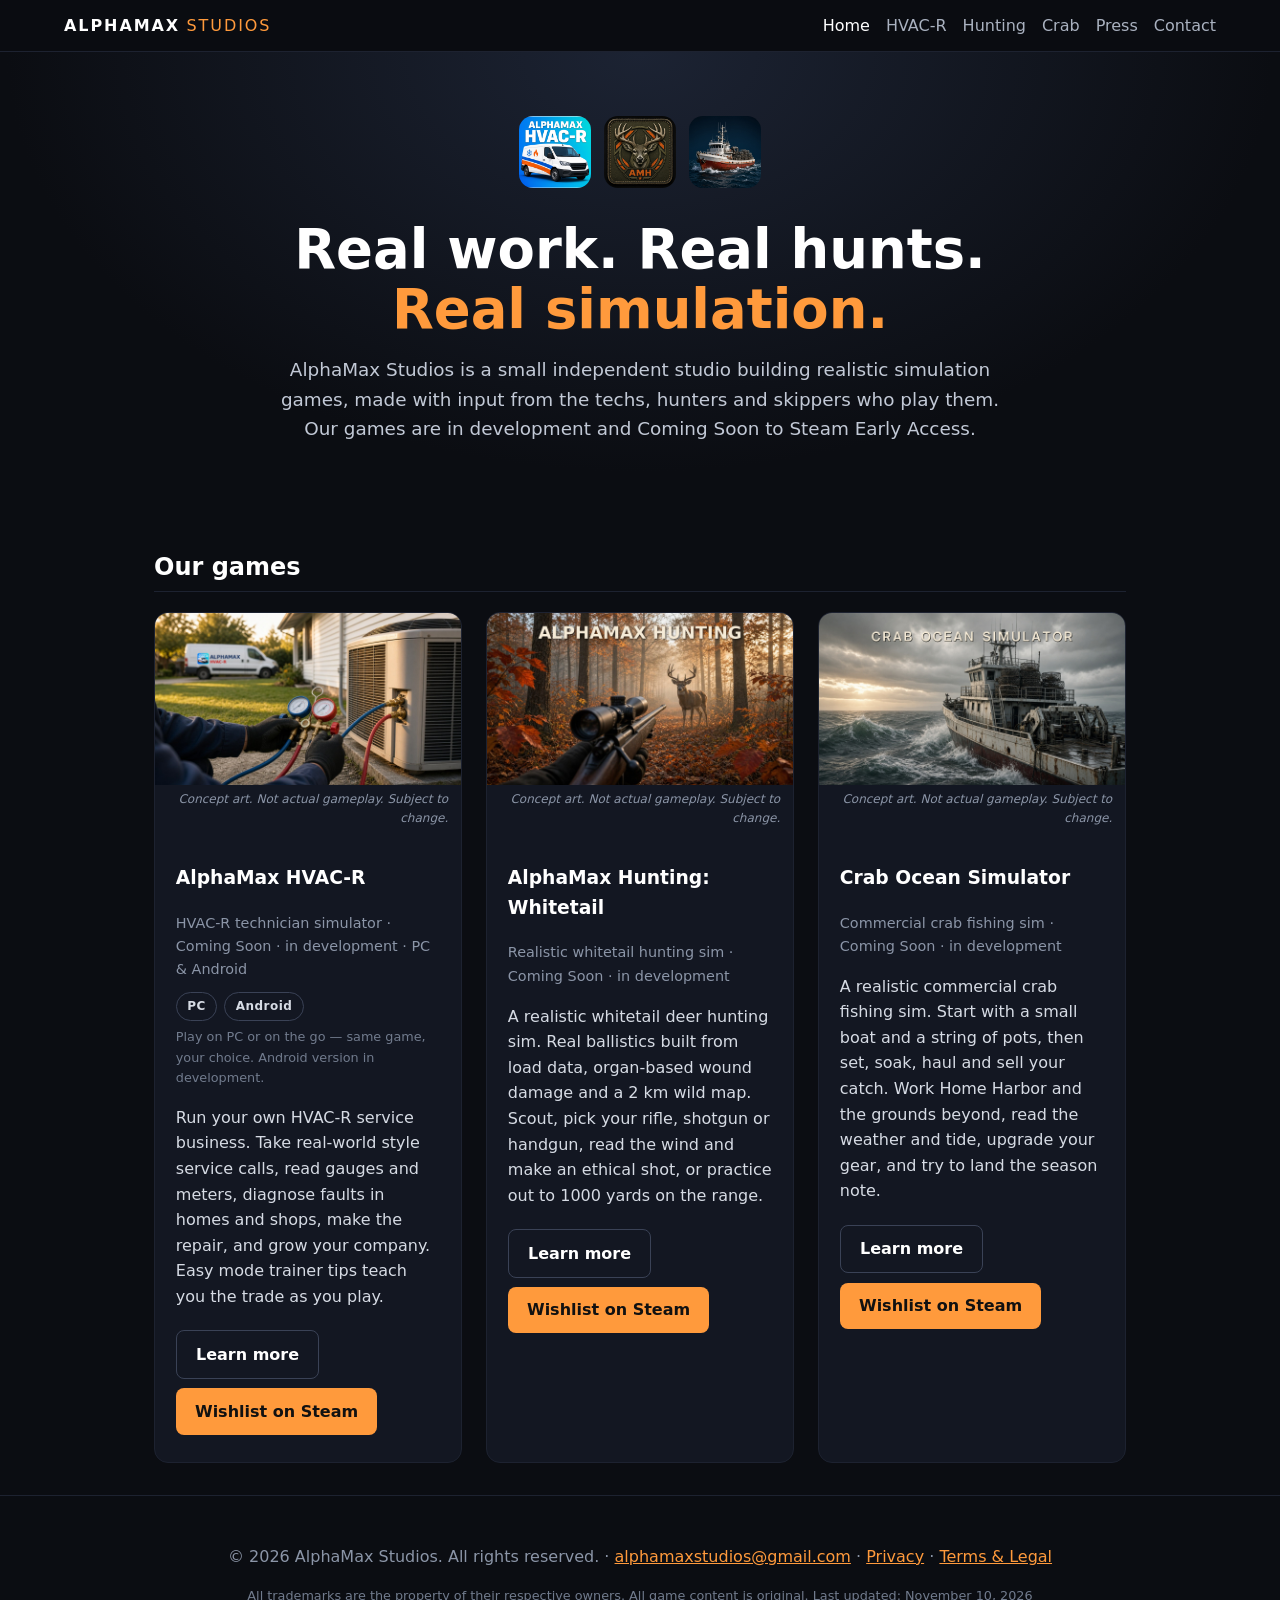
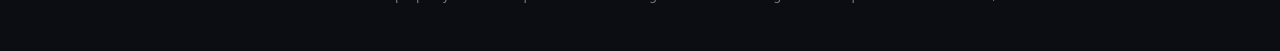
<file: index.html>
<!doctype html><html lang="en"><head><meta charset="utf-8"><meta name="viewport" content="width=device-width,initial-scale=1">
<title>Home | AlphaMax Studios</title><meta name="description" content="AlphaMax Studios: indie studio making realistic simulation games."><link rel="stylesheet" href="style.css"><link rel="icon" href="img/hvac_icon.png"></head><body>
<header><a class="brand" href="index.html">ALPHAMAX<span>STUDIOS</span></a><nav><a href="index.html" class=on>Home</a><a href="hvacr.html">HVAC-R</a><a href="hunting.html">Hunting</a><a href="crab.html">Crab</a><a href="press.html">Press</a><a href="contact.html">Contact</a></nav></header><main><section class="intro"><img src="img/hvac_icon.png" alt=""><img src="img/hunt_icon.png" alt=""><img src="img/crab_icon.png" alt=""><h1>Real work. Real hunts.<br><span>Real simulation.</span></h1><p class="lead">AlphaMax Studios is a small independent studio building realistic simulation games, made with input from the techs, hunters and skippers who play them. Our games are in development and Coming Soon to Steam Early Access.</p></section><section class="wrap"><h2>Our games</h2><div class="cards"><article class="card"><a href="hvacr.html"><img class="cardimg" src="img/concept/hvacr_hero.jpg" alt="AlphaMax HVAC-R"></a><p class="cap">Concept art. Not actual gameplay. Subject to change.</p><div class="pad"><h3>AlphaMax HVAC-R</h3><p class="tag">HVAC-R technician simulator &middot; Coming Soon &middot; in development &middot; PC &amp; Android</p><div class="platforms"><span class="badge">PC</span><span class="badge">Android</span></div><p class="small" style="margin:.4rem 0 .6rem">Play on PC or on the go &mdash; same game, your choice. Android version in development.</p><p>Run your own HVAC-R service business. Take real-world style service calls, read gauges and meters, diagnose faults in homes and shops, make the repair, and grow your company. Easy mode trainer tips teach you the trade as you play.</p><a class="btn ghost" href="hvacr.html">Learn more</a> <a class="btn" href="#steam-coming-soon" title="Steam page coming soon">Wishlist on Steam</a></div></article><article class="card"><a href="hunting.html"><img class="cardimg" src="img/concept/hunting_hero.jpg" alt="AlphaMax Hunting: Whitetail"></a><p class="cap">Concept art. Not actual gameplay. Subject to change.</p><div class="pad"><h3>AlphaMax Hunting: Whitetail</h3><p class="tag">Realistic whitetail hunting sim &middot; Coming Soon &middot; in development</p><p>A realistic whitetail deer hunting sim. Real ballistics built from load data, organ-based wound damage and a 2 km wild map. Scout, pick your rifle, shotgun or handgun, read the wind and make an ethical shot, or practice out to 1000 yards on the range.</p><a class="btn ghost" href="hunting.html">Learn more</a> <a class="btn" href="#steam-coming-soon" title="Steam page coming soon">Wishlist on Steam</a></div></article><article class="card"><a href="crab.html"><img class="cardimg" src="img/concept/crab_hero.jpg" alt="Crab Ocean Simulator"></a><p class="cap">Concept art. Not actual gameplay. Subject to change.</p><div class="pad"><h3>Crab Ocean Simulator</h3><p class="tag">Commercial crab fishing sim &middot; Coming Soon &middot; in development</p><p>A realistic commercial crab fishing sim. Start with a small boat and a string of pots, then set, soak, haul and sell your catch. Work Home Harbor and the grounds beyond, read the weather and tide, upgrade your gear, and try to land the season note.</p><a class="btn ghost" href="crab.html">Learn more</a> <a class="btn" href="#steam-coming-soon" title="Steam page coming soon">Wishlist on Steam</a></div></article></div></section></main>
<footer><p>&copy; 2026 AlphaMax Studios. All rights reserved. &middot; <a href="mailto:alphamaxstudios@gmail.com">alphamaxstudios@gmail.com</a> &middot; <a href="privacy.html">Privacy</a> &middot; <a href="legal.html">Terms &amp; Legal</a></p><p class="small">All trademarks are the property of their respective owners. All game content is original. Last updated: November 10, 2026</p></footer></body></html>
</file>
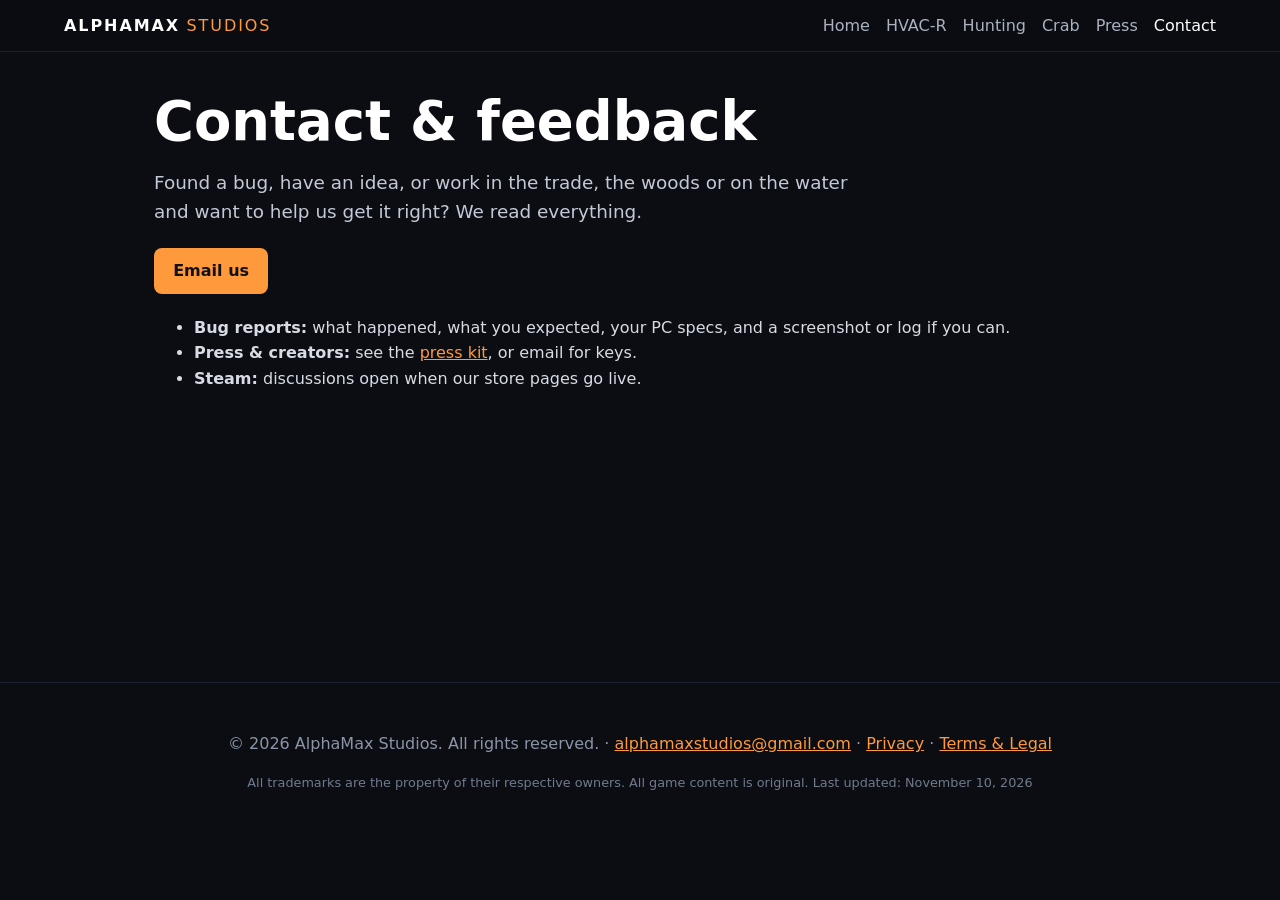
<file: contact.html>
<!doctype html><html lang="en"><head><meta charset="utf-8"><meta name="viewport" content="width=device-width,initial-scale=1">
<title>Contact | AlphaMax Studios</title><meta name="description" content="AlphaMax Studios: indie studio making realistic simulation games."><link rel="stylesheet" href="style.css"><link rel="icon" href="img/hvac_icon.png"></head><body>
<header><a class="brand" href="index.html">ALPHAMAX<span>STUDIOS</span></a><nav><a href="index.html">Home</a><a href="hvacr.html">HVAC-R</a><a href="hunting.html">Hunting</a><a href="crab.html">Crab</a><a href="press.html">Press</a><a href="contact.html" class=on>Contact</a></nav></header><main><section class="wrap"><h1>Contact &amp; feedback</h1><p class="lead">Found a bug, have an idea, or work in the trade, the woods or on the water and want to help us get it right? We read everything.</p>
<p><a class="btn" href="mailto:alphamaxstudios@gmail.com?subject=Feedback">Email us</a></p><ul><li><b>Bug reports:</b> what happened, what you expected, your PC specs, and a screenshot or log if you can.</li><li><b>Press &amp; creators:</b> see the <a href="press.html">press kit</a>, or email for keys.</li><li><b>Steam:</b> discussions open when our store pages go live.</li></ul></section></main>
<footer><p>&copy; 2026 AlphaMax Studios. All rights reserved. &middot; <a href="mailto:alphamaxstudios@gmail.com">alphamaxstudios@gmail.com</a> &middot; <a href="privacy.html">Privacy</a> &middot; <a href="legal.html">Terms &amp; Legal</a></p><p class="small">All trademarks are the property of their respective owners. All game content is original. Last updated: November 10, 2026</p></footer></body></html>
</file>
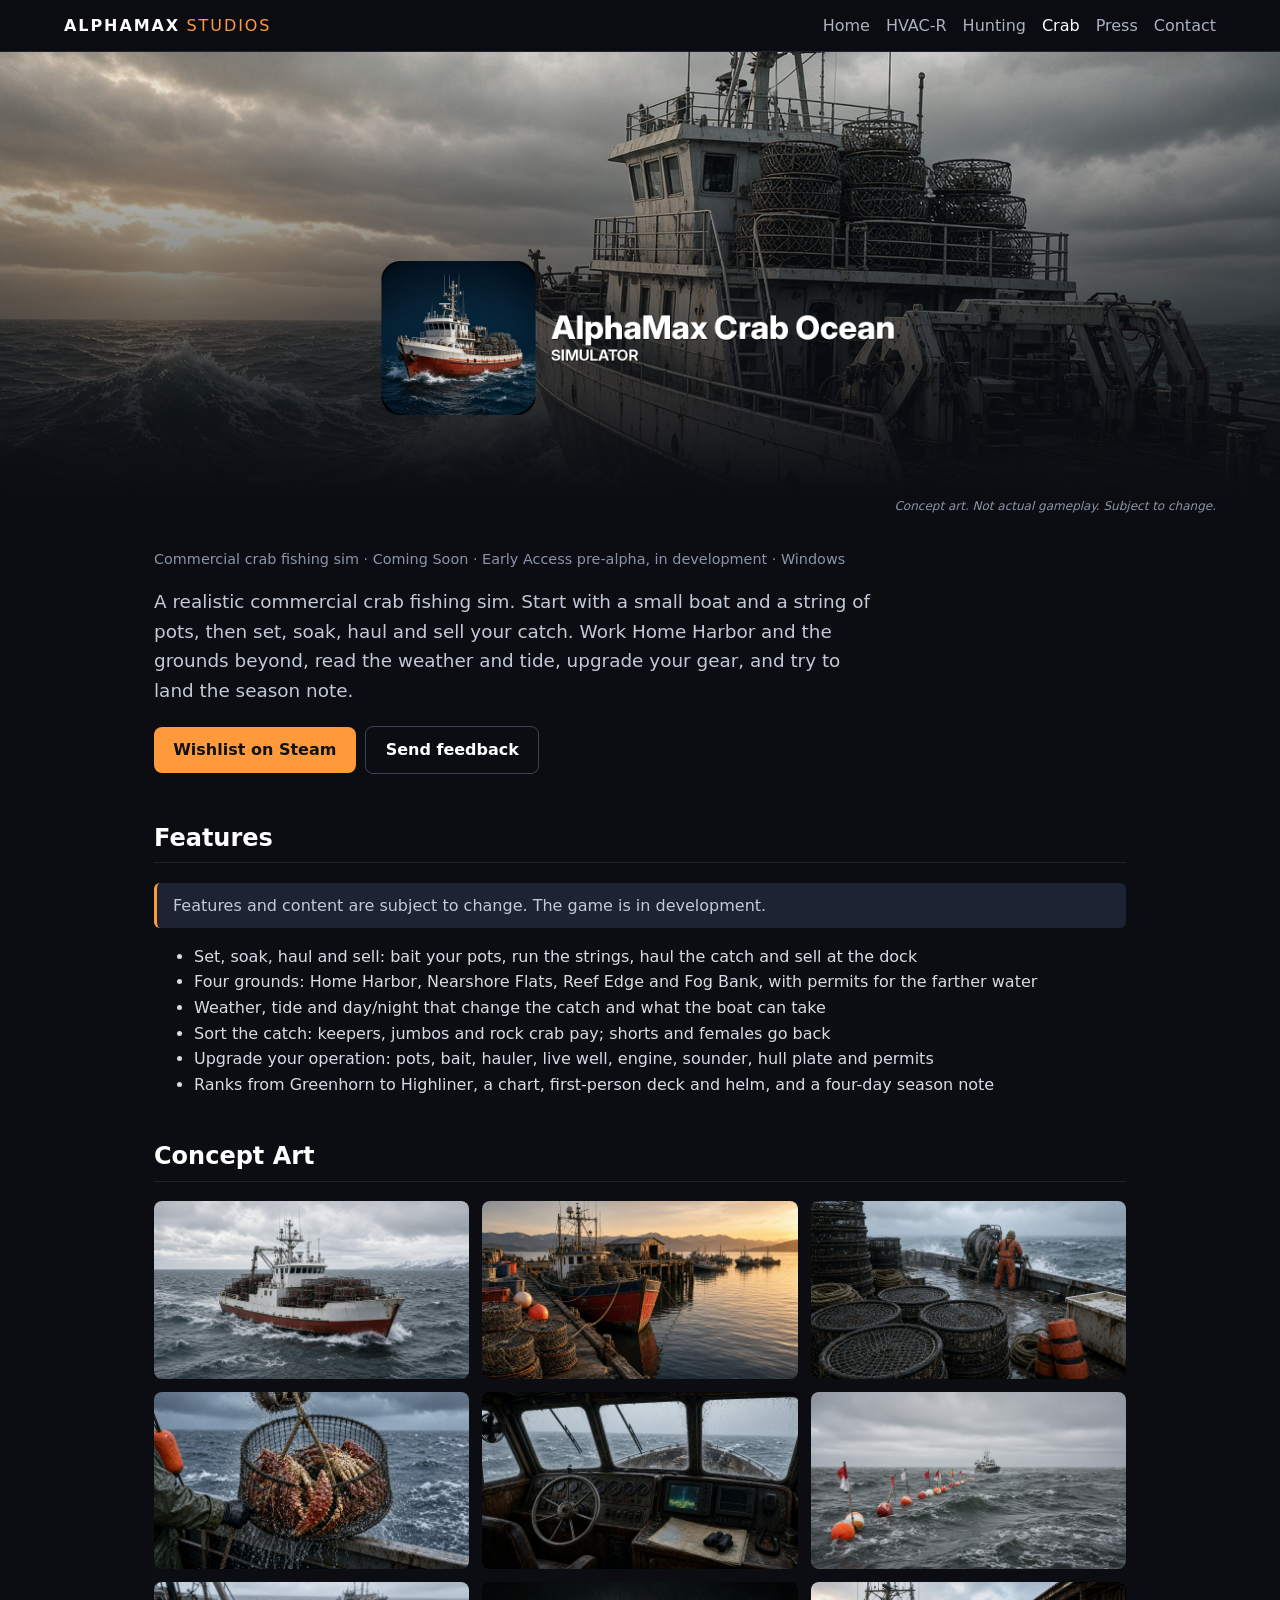
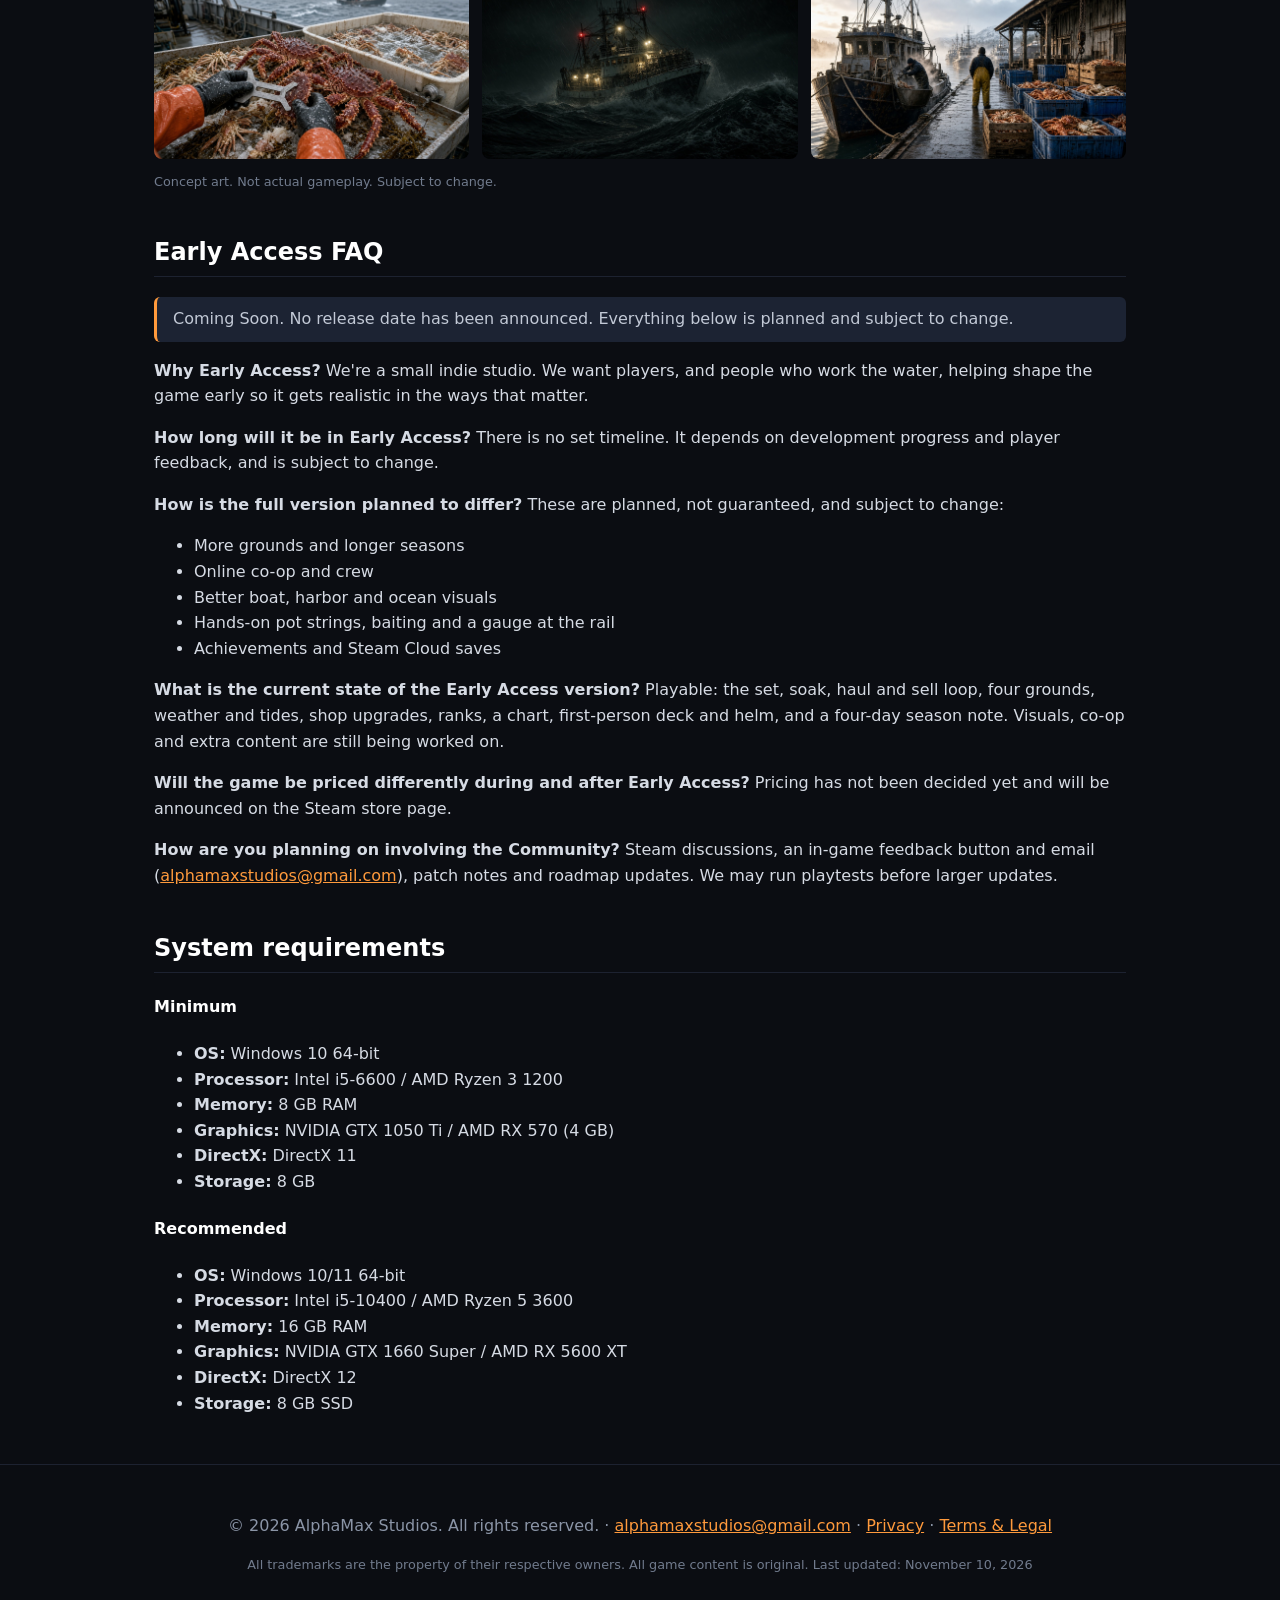
<file: crab.html>
<!doctype html><html lang="en"><head><meta charset="utf-8"><meta name="viewport" content="width=device-width,initial-scale=1">
<title>Crab Ocean Simulator | AlphaMax Studios</title><meta name="description" content="AlphaMax Studios: indie studio making realistic simulation games."><link rel="stylesheet" href="style.css"><link rel="icon" href="img/hvac_icon.png"></head><body>
<header><a class="brand" href="index.html">ALPHAMAX<span>STUDIOS</span></a><nav><a href="index.html">Home</a><a href="hvacr.html">HVAC-R</a><a href="hunting.html">Hunting</a><a href="crab.html" class=on>Crab</a><a href="press.html">Press</a><a href="contact.html">Contact</a></nav></header><main><section class="hero" style="background-image:linear-gradient(transparent,#0b0d12),url(img/concept/crab_hero.jpg)"><img class="logo" src="img/crab/library_logo.png" alt="Crab Ocean Simulator"></section><p class="cap">Concept art. Not actual gameplay. Subject to change.</p>
<section class="wrap"><p class="tag">Commercial crab fishing sim &middot; Coming Soon &middot; Early Access pre-alpha, in development &middot; Windows</p><p class="lead">A realistic commercial crab fishing sim. Start with a small boat and a string of pots, then set, soak, haul and sell your catch. Work Home Harbor and the grounds beyond, read the weather and tide, upgrade your gear, and try to land the season note.</p><a class="btn" href="#steam-coming-soon" title="Steam page coming soon">Wishlist on Steam</a> <a class="btn ghost" href="mailto:alphamaxstudios@gmail.com?subject=Crab Ocean Simulator feedback">Send feedback</a>
<h2>Features</h2><p class="note">Features and content are subject to change. The game is in development.</p><ul>
<li>Set, soak, haul and sell: bait your pots, run the strings, haul the catch and sell at the dock</li>
<li>Four grounds: Home Harbor, Nearshore Flats, Reef Edge and Fog Bank, with permits for the farther water</li>
<li>Weather, tide and day/night that change the catch and what the boat can take</li>
<li>Sort the catch: keepers, jumbos and rock crab pay; shorts and females go back</li>
<li>Upgrade your operation: pots, bait, hauler, live well, engine, sounder, hull plate and permits</li>
<li>Ranks from Greenhorn to Highliner, a chart, first-person deck and helm, and a four-day season note</li>
</ul><h2>Concept Art</h2><div class="grid"><a href="img/crab/shots/ss01_boat.jpg"><img loading="lazy" src="img/crab/shots/ss01_boat.jpg" alt="Crab Ocean Simulator: concept art"></a><a href="img/crab/shots/ss02_harbor.jpg"><img loading="lazy" src="img/crab/shots/ss02_harbor.jpg" alt="Crab Ocean Simulator: concept art"></a><a href="img/crab/shots/ss03_deck.jpg"><img loading="lazy" src="img/crab/shots/ss03_deck.jpg" alt="Crab Ocean Simulator: concept art"></a><a href="img/crab/shots/ss04_haul.jpg"><img loading="lazy" src="img/crab/shots/ss04_haul.jpg" alt="Crab Ocean Simulator: concept art"></a><a href="img/crab/shots/ss05_wheelhouse.jpg"><img loading="lazy" src="img/crab/shots/ss05_wheelhouse.jpg" alt="Crab Ocean Simulator: concept art"></a><a href="img/crab/shots/ss06_buoys.jpg"><img loading="lazy" src="img/crab/shots/ss06_buoys.jpg" alt="Crab Ocean Simulator: concept art"></a><a href="img/crab/shots/ss07_sort.jpg"><img loading="lazy" src="img/crab/shots/ss07_sort.jpg" alt="Crab Ocean Simulator: concept art"></a><a href="img/crab/shots/ss08_storm.jpg"><img loading="lazy" src="img/crab/shots/ss08_storm.jpg" alt="Crab Ocean Simulator: concept art"></a><a href="img/crab/shots/ss09_dock.jpg"><img loading="lazy" src="img/crab/shots/ss09_dock.jpg" alt="Crab Ocean Simulator: concept art"></a></div><p class="small">Concept art. Not actual gameplay. Subject to change.</p>
<h2>Early Access FAQ</h2><p class="note">Coming Soon. No release date has been announced. Everything below is planned and subject to change.</p><p><b>Why Early Access?</b> We're a small indie studio. We want players, and people who work the water, helping shape the game early so it gets realistic in the ways that matter.</p>
<p><b>How long will it be in Early Access?</b> There is no set timeline. It depends on development progress and player feedback, and is subject to change.</p>
<p><b>How is the full version planned to differ?</b> These are planned, not guaranteed, and subject to change:</p>
<ul>
<li>More grounds and longer seasons</li>
<li>Online co-op and crew</li>
<li>Better boat, harbor and ocean visuals</li>
<li>Hands-on pot strings, baiting and a gauge at the rail</li>
<li>Achievements and Steam Cloud saves</li>
</ul>
<p><b>What is the current state of the Early Access version?</b> Playable: the set, soak, haul and sell loop, four grounds, weather and tides, shop upgrades, ranks, a chart, first-person deck and helm, and a four-day season note. Visuals, co-op and extra content are still being worked on.</p>
<p><b>Will the game be priced differently during and after Early Access?</b> Pricing has not been decided yet and will be announced on the Steam store page.</p>
<p><b>How are you planning on involving the Community?</b> Steam discussions, an in-game feedback button and email (<a href="mailto:alphamaxstudios@gmail.com">alphamaxstudios@gmail.com</a>), patch notes and roadmap updates. We may run playtests before larger updates.</p><h2>System requirements</h2><div><h4>Minimum</h4>
<ul>
<li><b>OS:</b> Windows 10 64-bit</li>
<li><b>Processor:</b> Intel i5-6600 / AMD Ryzen 3 1200</li>
<li><b>Memory:</b> 8 GB RAM</li>
<li><b>Graphics:</b> NVIDIA GTX 1050 Ti / AMD RX 570 (4 GB)</li>
<li><b>DirectX:</b> DirectX 11</li>
<li><b>Storage:</b> 8 GB</li>
</ul>
<h4>Recommended</h4>
<ul>
<li><b>OS:</b> Windows 10/11 64-bit</li>
<li><b>Processor:</b> Intel i5-10400 / AMD Ryzen 5 3600</li>
<li><b>Memory:</b> 16 GB RAM</li>
<li><b>Graphics:</b> NVIDIA GTX 1660 Super / AMD RX 5600 XT</li>
<li><b>DirectX:</b> DirectX 12</li>
<li><b>Storage:</b> 8 GB SSD</li>
</ul></div></section></main>
<footer><p>&copy; 2026 AlphaMax Studios. All rights reserved. &middot; <a href="mailto:alphamaxstudios@gmail.com">alphamaxstudios@gmail.com</a> &middot; <a href="privacy.html">Privacy</a> &middot; <a href="legal.html">Terms &amp; Legal</a></p><p class="small">All trademarks are the property of their respective owners. All game content is original. Last updated: November 10, 2026</p></footer></body></html>
</file>
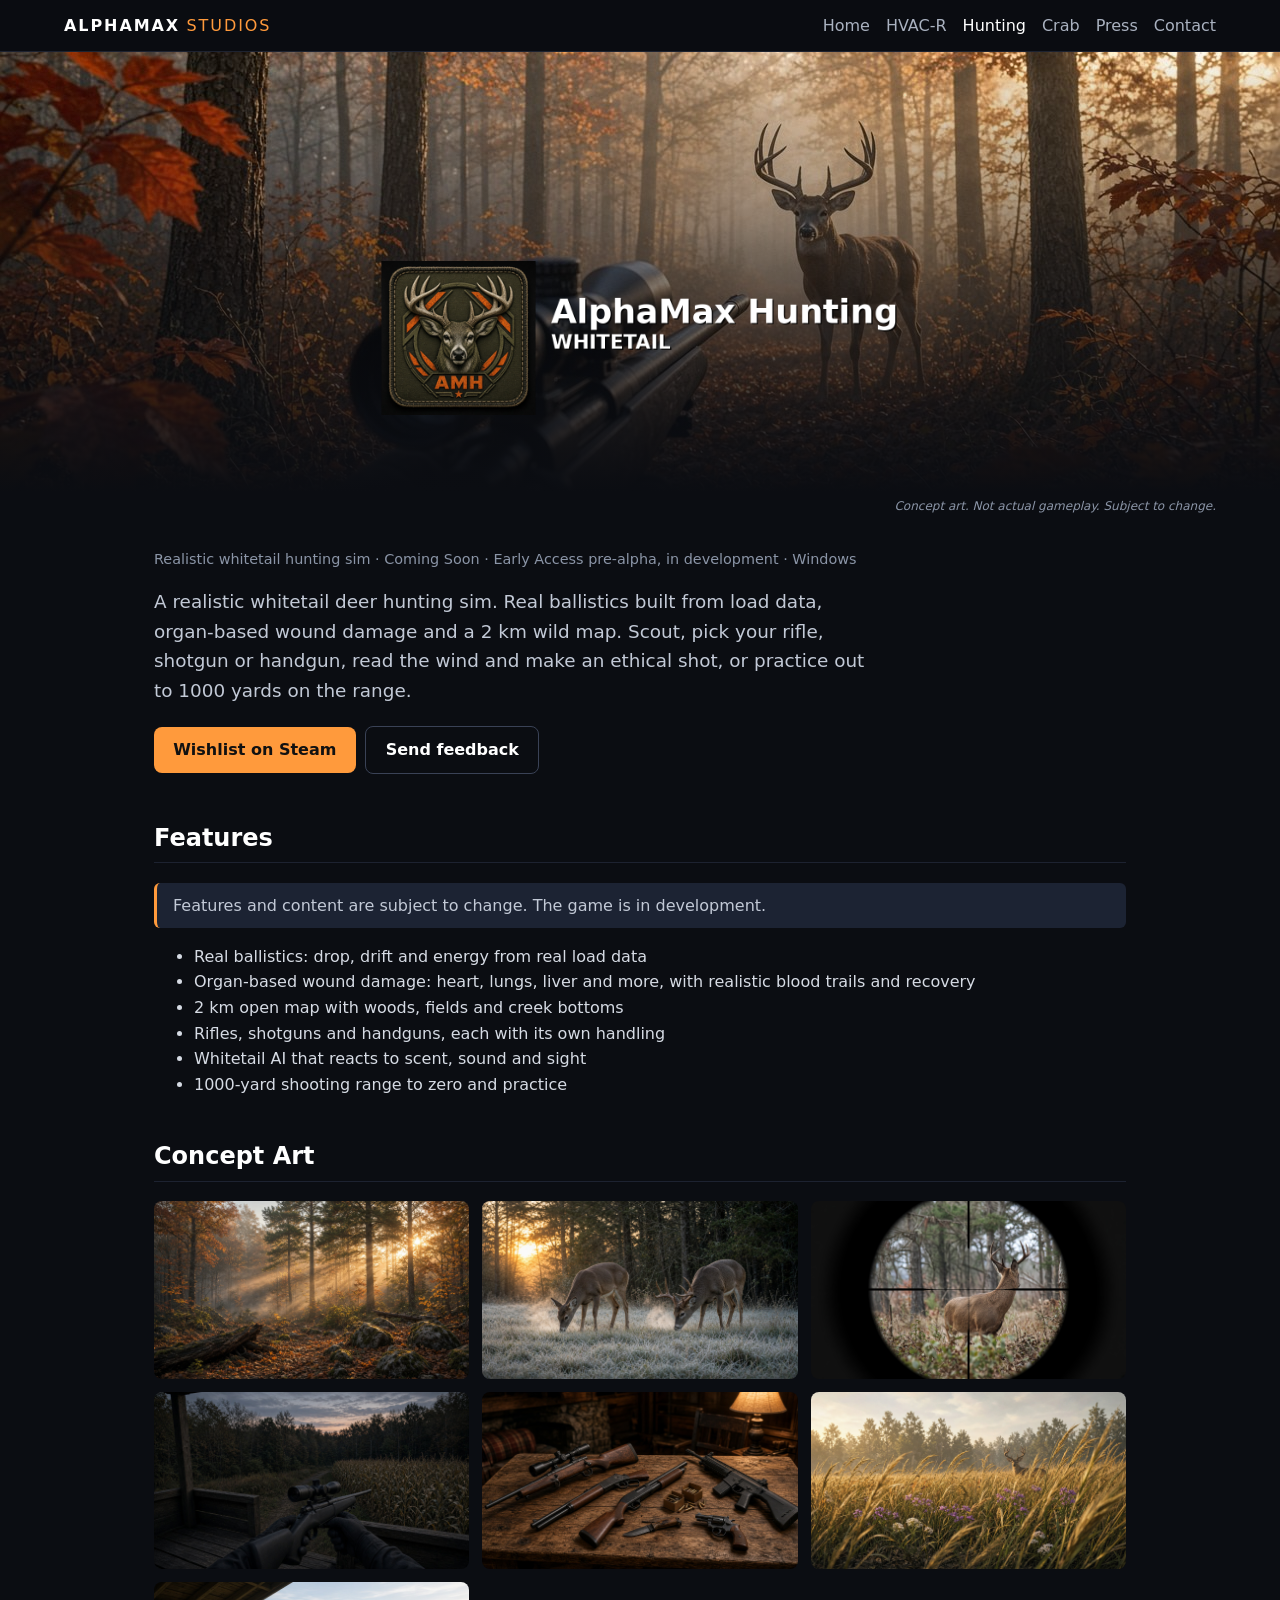
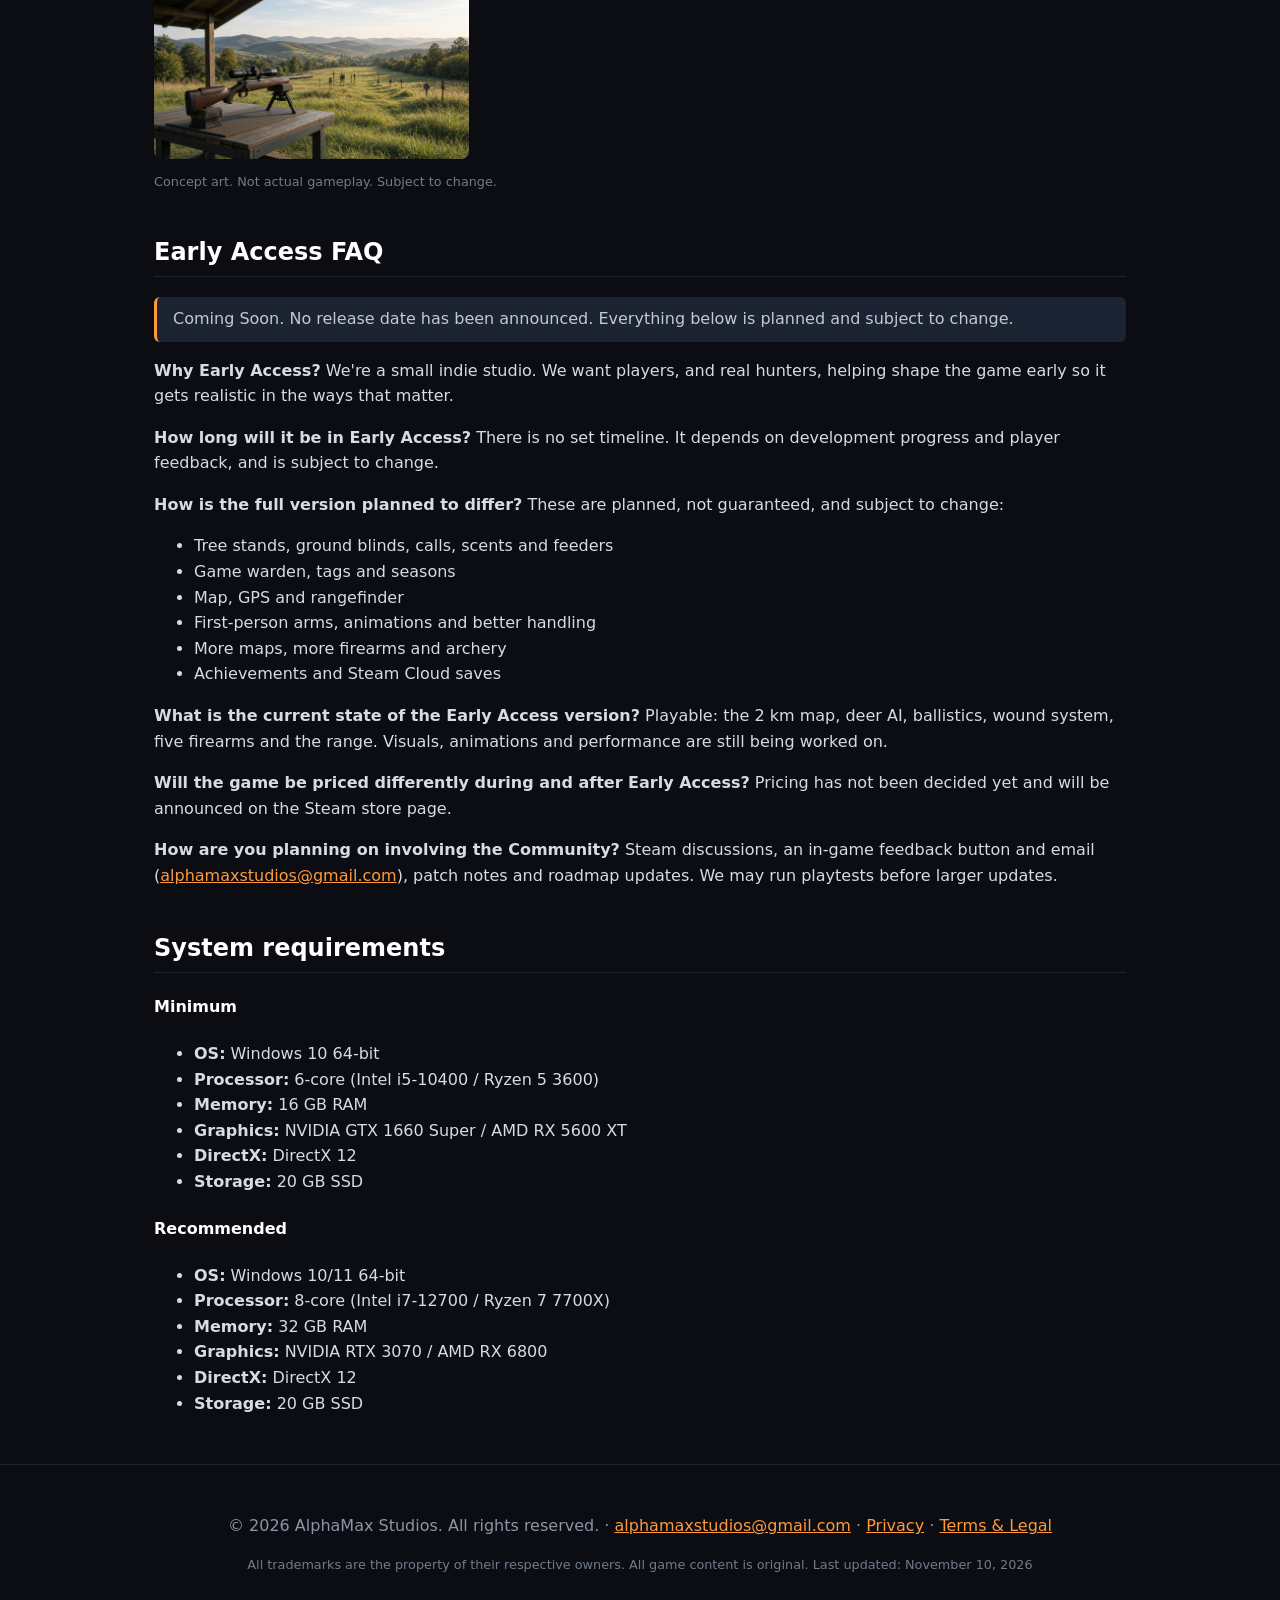
<file: hunting.html>
<!doctype html><html lang="en"><head><meta charset="utf-8"><meta name="viewport" content="width=device-width,initial-scale=1">
<title>AlphaMax Hunting: Whitetail | AlphaMax Studios</title><meta name="description" content="AlphaMax Studios: indie studio making realistic simulation games."><link rel="stylesheet" href="style.css"><link rel="icon" href="img/hvac_icon.png"></head><body>
<header><a class="brand" href="index.html">ALPHAMAX<span>STUDIOS</span></a><nav><a href="index.html">Home</a><a href="hvacr.html">HVAC-R</a><a href="hunting.html" class=on>Hunting</a><a href="crab.html">Crab</a><a href="press.html">Press</a><a href="contact.html">Contact</a></nav></header><main><section class="hero" style="background-image:linear-gradient(transparent,#0b0d12),url(img/concept/hunting_hero.jpg)"><img class="logo" src="img/hunting/library_logo.png" alt="AlphaMax Hunting: Whitetail"></section><p class="cap">Concept art. Not actual gameplay. Subject to change.</p>
<section class="wrap"><p class="tag">Realistic whitetail hunting sim &middot; Coming Soon &middot; Early Access pre-alpha, in development &middot; Windows</p><p class="lead">A realistic whitetail deer hunting sim. Real ballistics built from load data, organ-based wound damage and a 2 km wild map. Scout, pick your rifle, shotgun or handgun, read the wind and make an ethical shot, or practice out to 1000 yards on the range.</p><a class="btn" href="#steam-coming-soon" title="Steam page coming soon">Wishlist on Steam</a> <a class="btn ghost" href="mailto:alphamaxstudios@gmail.com?subject=AlphaMax Hunting: Whitetail feedback">Send feedback</a>
<h2>Features</h2><p class="note">Features and content are subject to change. The game is in development.</p><ul>
<li>Real ballistics: drop, drift and energy from real load data</li>
<li>Organ-based wound damage: heart, lungs, liver and more, with realistic blood trails and recovery</li>
<li>2 km open map with woods, fields and creek bottoms</li>
<li>Rifles, shotguns and handguns, each with its own handling</li>
<li>Whitetail AI that reacts to scent, sound and sight</li>
<li>1000-yard shooting range to zero and practice</li>
</ul><h2>Concept Art</h2><div class="grid"><a href="img/hunting/shots/ss01_woods.jpg"><img loading="lazy" src="img/hunting/shots/ss01_woods.jpg" alt="AlphaMax Hunting: concept art"></a><a href="img/hunting/shots/ss02_deer.jpg"><img loading="lazy" src="img/hunting/shots/ss02_deer.jpg" alt="AlphaMax Hunting: concept art"></a><a href="img/hunting/shots/ss03_scope.jpg"><img loading="lazy" src="img/hunting/shots/ss03_scope.jpg" alt="AlphaMax Hunting: concept art"></a><a href="img/hunting/shots/ss04_game_ads.jpg"><img loading="lazy" src="img/hunting/shots/ss04_game_ads.jpg" alt="AlphaMax Hunting: concept art"></a><a href="img/hunting/shots/ss05_game_weapons.jpg"><img loading="lazy" src="img/hunting/shots/ss05_game_weapons.jpg" alt="AlphaMax Hunting: concept art"></a><a href="img/hunting/shots/ss06_game_grass.jpg"><img loading="lazy" src="img/hunting/shots/ss06_game_grass.jpg" alt="AlphaMax Hunting: concept art"></a><a href="img/hunting/shots/ss07_range.jpg"><img loading="lazy" src="img/hunting/shots/ss07_range.jpg" alt="AlphaMax Hunting: concept art"></a></div><p class="small">Concept art. Not actual gameplay. Subject to change.</p>
<h2>Early Access FAQ</h2><p class="note">Coming Soon. No release date has been announced. Everything below is planned and subject to change.</p><p><b>Why Early Access?</b> We're a small indie studio. We want players, and real hunters, helping shape the game early so it gets realistic in the ways that matter.</p>
<p><b>How long will it be in Early Access?</b> There is no set timeline. It depends on development progress and player feedback, and is subject to change.</p>
<p><b>How is the full version planned to differ?</b> These are planned, not guaranteed, and subject to change:</p>
<ul>
<li>Tree stands, ground blinds, calls, scents and feeders</li>
<li>Game warden, tags and seasons</li>
<li>Map, GPS and rangefinder</li>
<li>First-person arms, animations and better handling</li>
<li>More maps, more firearms and archery</li>
<li>Achievements and Steam Cloud saves</li>
</ul>
<p><b>What is the current state of the Early Access version?</b> Playable: the 2 km map, deer AI, ballistics, wound system, five firearms and the range. Visuals, animations and performance are still being worked on.</p>
<p><b>Will the game be priced differently during and after Early Access?</b> Pricing has not been decided yet and will be announced on the Steam store page.</p>
<p><b>How are you planning on involving the Community?</b> Steam discussions, an in-game feedback button and email (<a href="mailto:alphamaxstudios@gmail.com">alphamaxstudios@gmail.com</a>), patch notes and roadmap updates. We may run playtests before larger updates.</p><h2>System requirements</h2><div><h4>Minimum</h4>
<ul>
<li><b>OS:</b> Windows 10 64-bit</li>
<li><b>Processor:</b> 6-core (Intel i5-10400 / Ryzen 5 3600)</li>
<li><b>Memory:</b> 16 GB RAM</li>
<li><b>Graphics:</b> NVIDIA GTX 1660 Super / AMD RX 5600 XT</li>
<li><b>DirectX:</b> DirectX 12</li>
<li><b>Storage:</b> 20 GB SSD</li>
</ul>
<h4>Recommended</h4>
<ul>
<li><b>OS:</b> Windows 10/11 64-bit</li>
<li><b>Processor:</b> 8-core (Intel i7-12700 / Ryzen 7 7700X)</li>
<li><b>Memory:</b> 32 GB RAM</li>
<li><b>Graphics:</b> NVIDIA RTX 3070 / AMD RX 6800</li>
<li><b>DirectX:</b> DirectX 12</li>
<li><b>Storage:</b> 20 GB SSD</li>
</ul></div></section></main>
<footer><p>&copy; 2026 AlphaMax Studios. All rights reserved. &middot; <a href="mailto:alphamaxstudios@gmail.com">alphamaxstudios@gmail.com</a> &middot; <a href="privacy.html">Privacy</a> &middot; <a href="legal.html">Terms &amp; Legal</a></p><p class="small">All trademarks are the property of their respective owners. All game content is original. Last updated: November 10, 2026</p></footer></body></html>
</file>
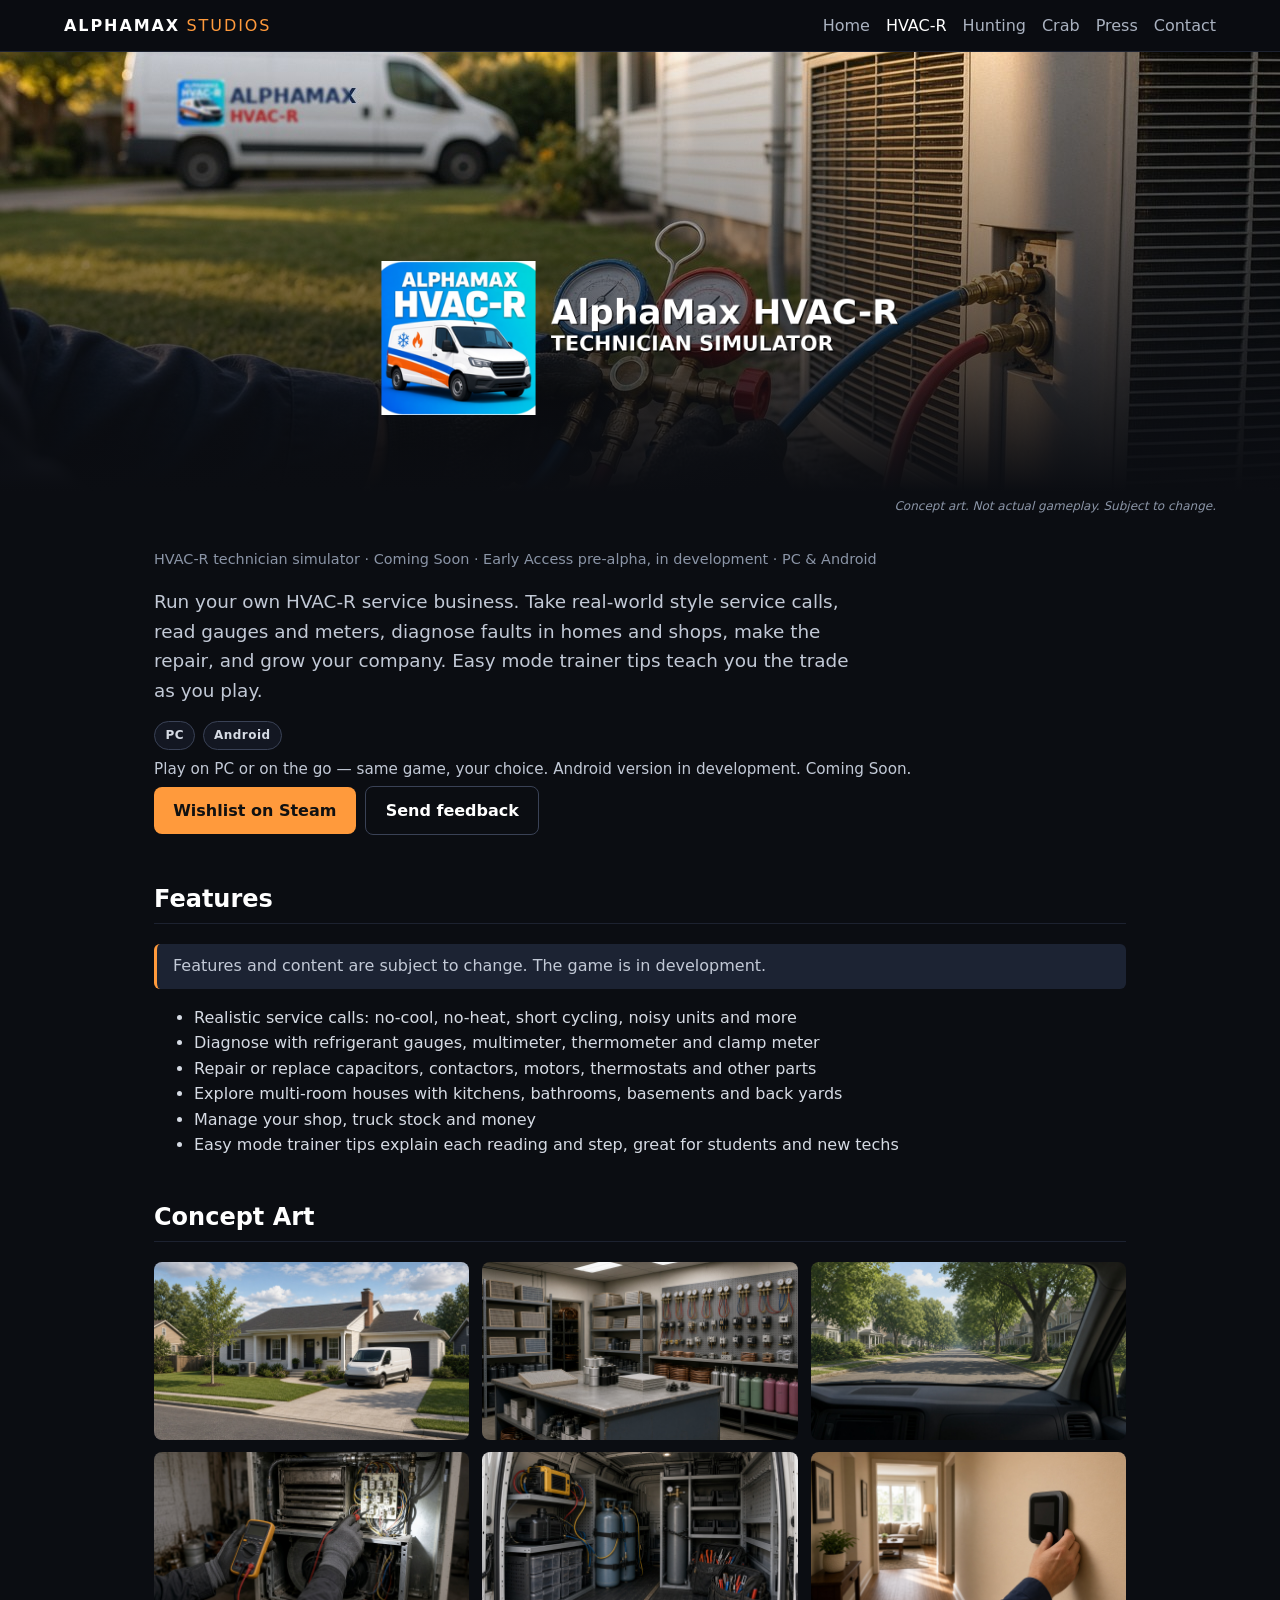
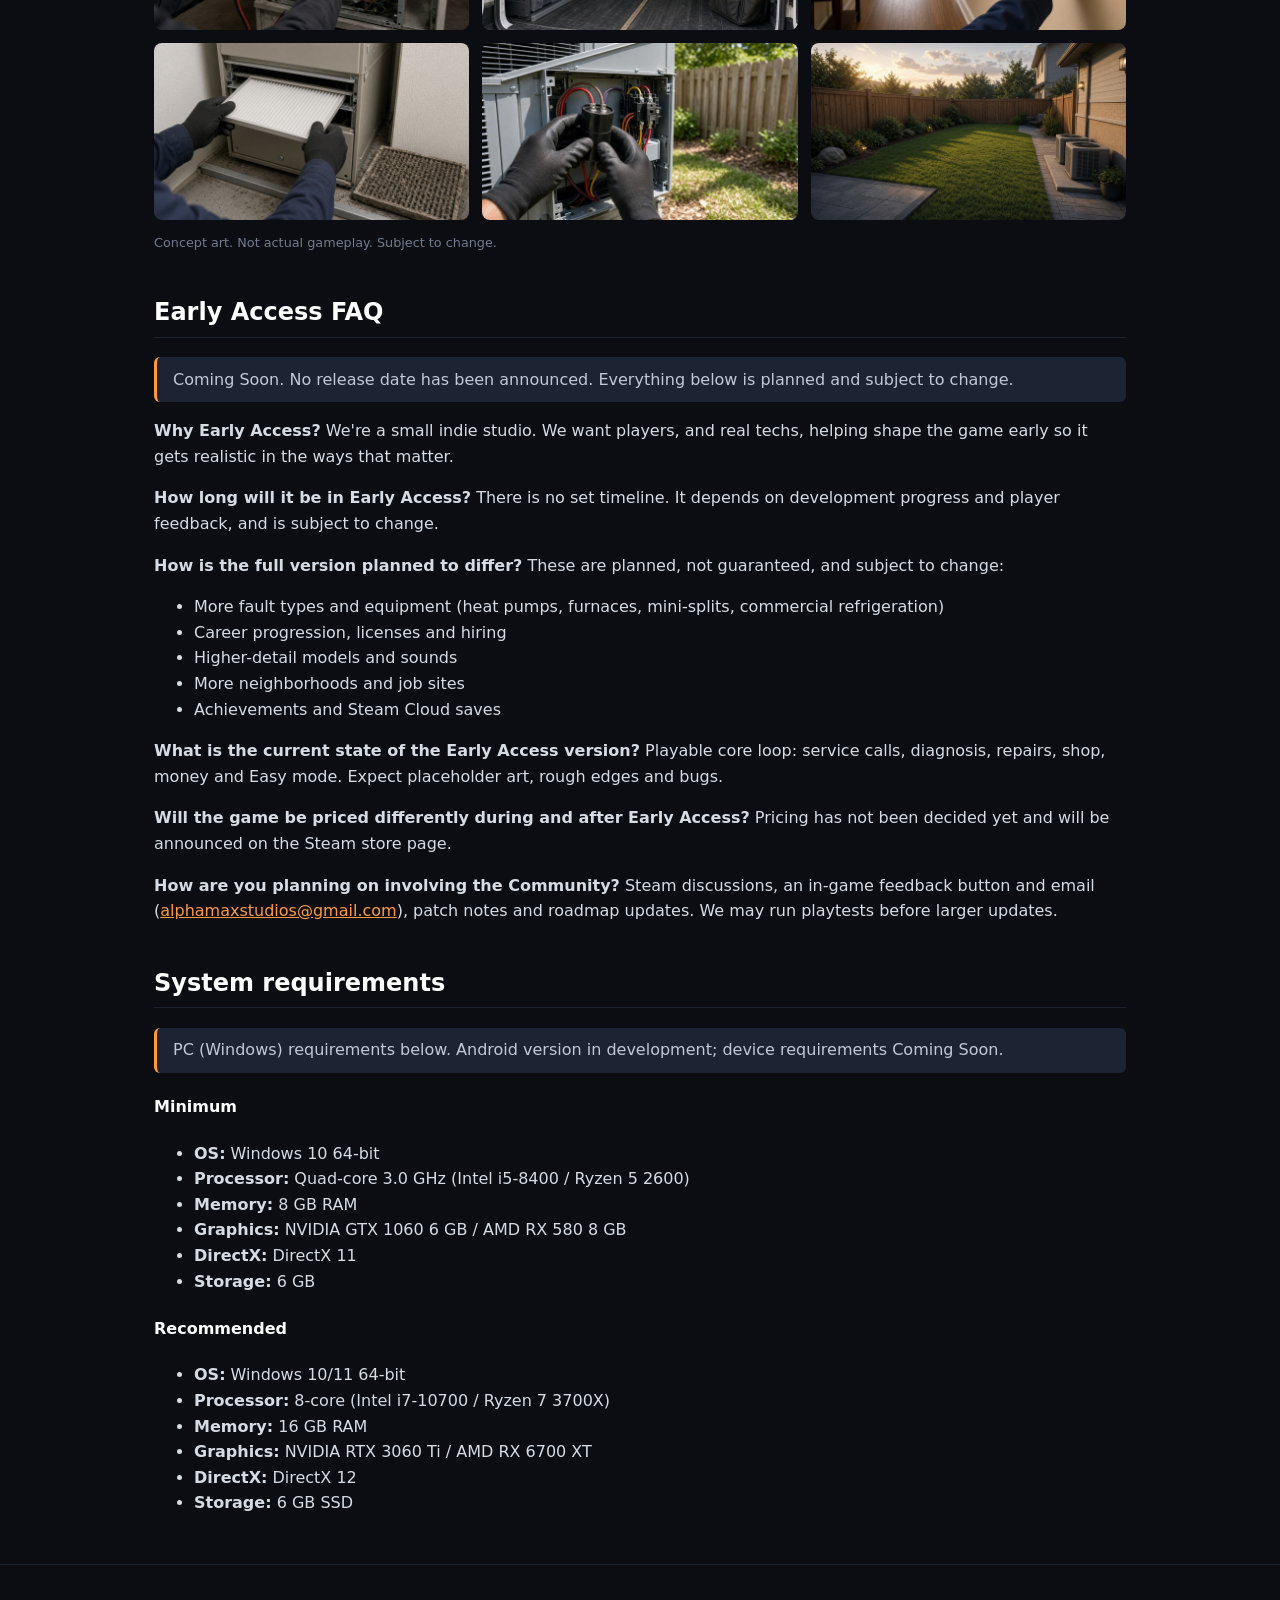
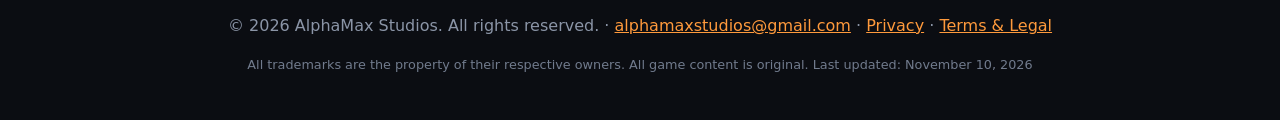
<file: hvacr.html>
<!doctype html><html lang="en"><head><meta charset="utf-8"><meta name="viewport" content="width=device-width,initial-scale=1">
<title>AlphaMax HVAC-R | AlphaMax Studios</title><meta name="description" content="AlphaMax Studios: indie studio making realistic simulation games."><link rel="stylesheet" href="style.css"><link rel="icon" href="img/hvac_icon.png"></head><body>
<header><a class="brand" href="index.html">ALPHAMAX<span>STUDIOS</span></a><nav><a href="index.html">Home</a><a href="hvacr.html" class=on>HVAC-R</a><a href="hunting.html">Hunting</a><a href="crab.html">Crab</a><a href="press.html">Press</a><a href="contact.html">Contact</a></nav></header><main><section class="hero" style="background-image:linear-gradient(transparent,#0b0d12),url(img/concept/hvacr_hero.jpg)"><img class="logo" src="img/hvacr/library_logo.png" alt="AlphaMax HVAC-R"></section><p class="cap">Concept art. Not actual gameplay. Subject to change.</p>
<section class="wrap"><p class="tag">HVAC-R technician simulator &middot; Coming Soon &middot; Early Access pre-alpha, in development &middot; PC &amp; Android</p><p class="lead">Run your own HVAC-R service business. Take real-world style service calls, read gauges and meters, diagnose faults in homes and shops, make the repair, and grow your company. Easy mode trainer tips teach you the trade as you play.</p><div class="platforms"><span class="badge">PC</span><span class="badge">Android</span><p class="note-line">Play on PC or on the go &mdash; same game, your choice. Android version in development. Coming Soon.</p></div><a class="btn" href="#steam-coming-soon" title="Steam page coming soon">Wishlist on Steam</a> <a class="btn ghost" href="mailto:alphamaxstudios@gmail.com?subject=AlphaMax HVAC-R feedback">Send feedback</a>
<h2>Features</h2><p class="note">Features and content are subject to change. The game is in development.</p><ul>
<li>Realistic service calls: no-cool, no-heat, short cycling, noisy units and more</li>
<li>Diagnose with refrigerant gauges, multimeter, thermometer and clamp meter</li>
<li>Repair or replace capacitors, contactors, motors, thermostats and other parts</li>
<li>Explore multi-room houses with kitchens, bathrooms, basements and back yards</li>
<li>Manage your shop, truck stock and money</li>
<li>Easy mode trainer tips explain each reading and step, great for students and new techs</li>
</ul><h2>Concept Art</h2><div class="grid"><a href="img/hvacr/shots/ss01_house_front.jpg"><img loading="lazy" src="img/hvacr/shots/ss01_house_front.jpg" alt="HVAC-R concept art"></a><a href="img/hvacr/shots/ss02_shop.jpg"><img loading="lazy" src="img/hvacr/shots/ss02_shop.jpg" alt="HVAC-R concept art"></a><a href="img/hvacr/shots/ss03_street.jpg"><img loading="lazy" src="img/hvacr/shots/ss03_street.jpg" alt="HVAC-R concept art"></a><a href="img/hvacr/shots/ss04_interior.jpg"><img loading="lazy" src="img/hvacr/shots/ss04_interior.jpg" alt="HVAC-R concept art"></a><a href="img/hvacr/shots/ss05_truck_fixed.jpg"><img loading="lazy" src="img/hvacr/shots/ss05_truck_fixed.jpg" alt="HVAC-R concept art"></a><a href="img/hvacr/shots/ss06_home_kitchen.jpg"><img loading="lazy" src="img/hvacr/shots/ss06_home_kitchen.jpg" alt="HVAC-R concept art"></a><a href="img/hvacr/shots/ss07_home_bath.jpg"><img loading="lazy" src="img/hvacr/shots/ss07_home_bath.jpg" alt="HVAC-R concept art"></a><a href="img/hvacr/shots/ss08_home_stairs.jpg"><img loading="lazy" src="img/hvacr/shots/ss08_home_stairs.jpg" alt="HVAC-R concept art"></a><a href="img/hvacr/shots/ss09_yard_fence.jpg"><img loading="lazy" src="img/hvacr/shots/ss09_yard_fence.jpg" alt="HVAC-R concept art"></a></div><p class="small">Concept art. Not actual gameplay. Subject to change.</p>
<h2>Early Access FAQ</h2><p class="note">Coming Soon. No release date has been announced. Everything below is planned and subject to change.</p><p><b>Why Early Access?</b> We're a small indie studio. We want players, and real techs, helping shape the game early so it gets realistic in the ways that matter.</p>
<p><b>How long will it be in Early Access?</b> There is no set timeline. It depends on development progress and player feedback, and is subject to change.</p>
<p><b>How is the full version planned to differ?</b> These are planned, not guaranteed, and subject to change:</p>
<ul>
<li>More fault types and equipment (heat pumps, furnaces, mini-splits, commercial refrigeration)</li>
<li>Career progression, licenses and hiring</li>
<li>Higher-detail models and sounds</li>
<li>More neighborhoods and job sites</li>
<li>Achievements and Steam Cloud saves</li>
</ul>
<p><b>What is the current state of the Early Access version?</b> Playable core loop: service calls, diagnosis, repairs, shop, money and Easy mode. Expect placeholder art, rough edges and bugs.</p>
<p><b>Will the game be priced differently during and after Early Access?</b> Pricing has not been decided yet and will be announced on the Steam store page.</p>
<p><b>How are you planning on involving the Community?</b> Steam discussions, an in-game feedback button and email (<a href="mailto:alphamaxstudios@gmail.com">alphamaxstudios@gmail.com</a>), patch notes and roadmap updates. We may run playtests before larger updates.</p><h2>System requirements</h2><p class="note">PC (Windows) requirements below. Android version in development; device requirements Coming Soon.</p><div><h4>Minimum</h4>
<ul>
<li><b>OS:</b> Windows 10 64-bit</li>
<li><b>Processor:</b> Quad-core 3.0 GHz (Intel i5-8400 / Ryzen 5 2600)</li>
<li><b>Memory:</b> 8 GB RAM</li>
<li><b>Graphics:</b> NVIDIA GTX 1060 6 GB / AMD RX 580 8 GB</li>
<li><b>DirectX:</b> DirectX 11</li>
<li><b>Storage:</b> 6 GB</li>
</ul>
<h4>Recommended</h4>
<ul>
<li><b>OS:</b> Windows 10/11 64-bit</li>
<li><b>Processor:</b> 8-core (Intel i7-10700 / Ryzen 7 3700X)</li>
<li><b>Memory:</b> 16 GB RAM</li>
<li><b>Graphics:</b> NVIDIA RTX 3060 Ti / AMD RX 6700 XT</li>
<li><b>DirectX:</b> DirectX 12</li>
<li><b>Storage:</b> 6 GB SSD</li>
</ul></div></section></main>
<footer><p>&copy; 2026 AlphaMax Studios. All rights reserved. &middot; <a href="mailto:alphamaxstudios@gmail.com">alphamaxstudios@gmail.com</a> &middot; <a href="privacy.html">Privacy</a> &middot; <a href="legal.html">Terms &amp; Legal</a></p><p class="small">All trademarks are the property of their respective owners. All game content is original. Last updated: November 10, 2026</p></footer></body></html>
</file>
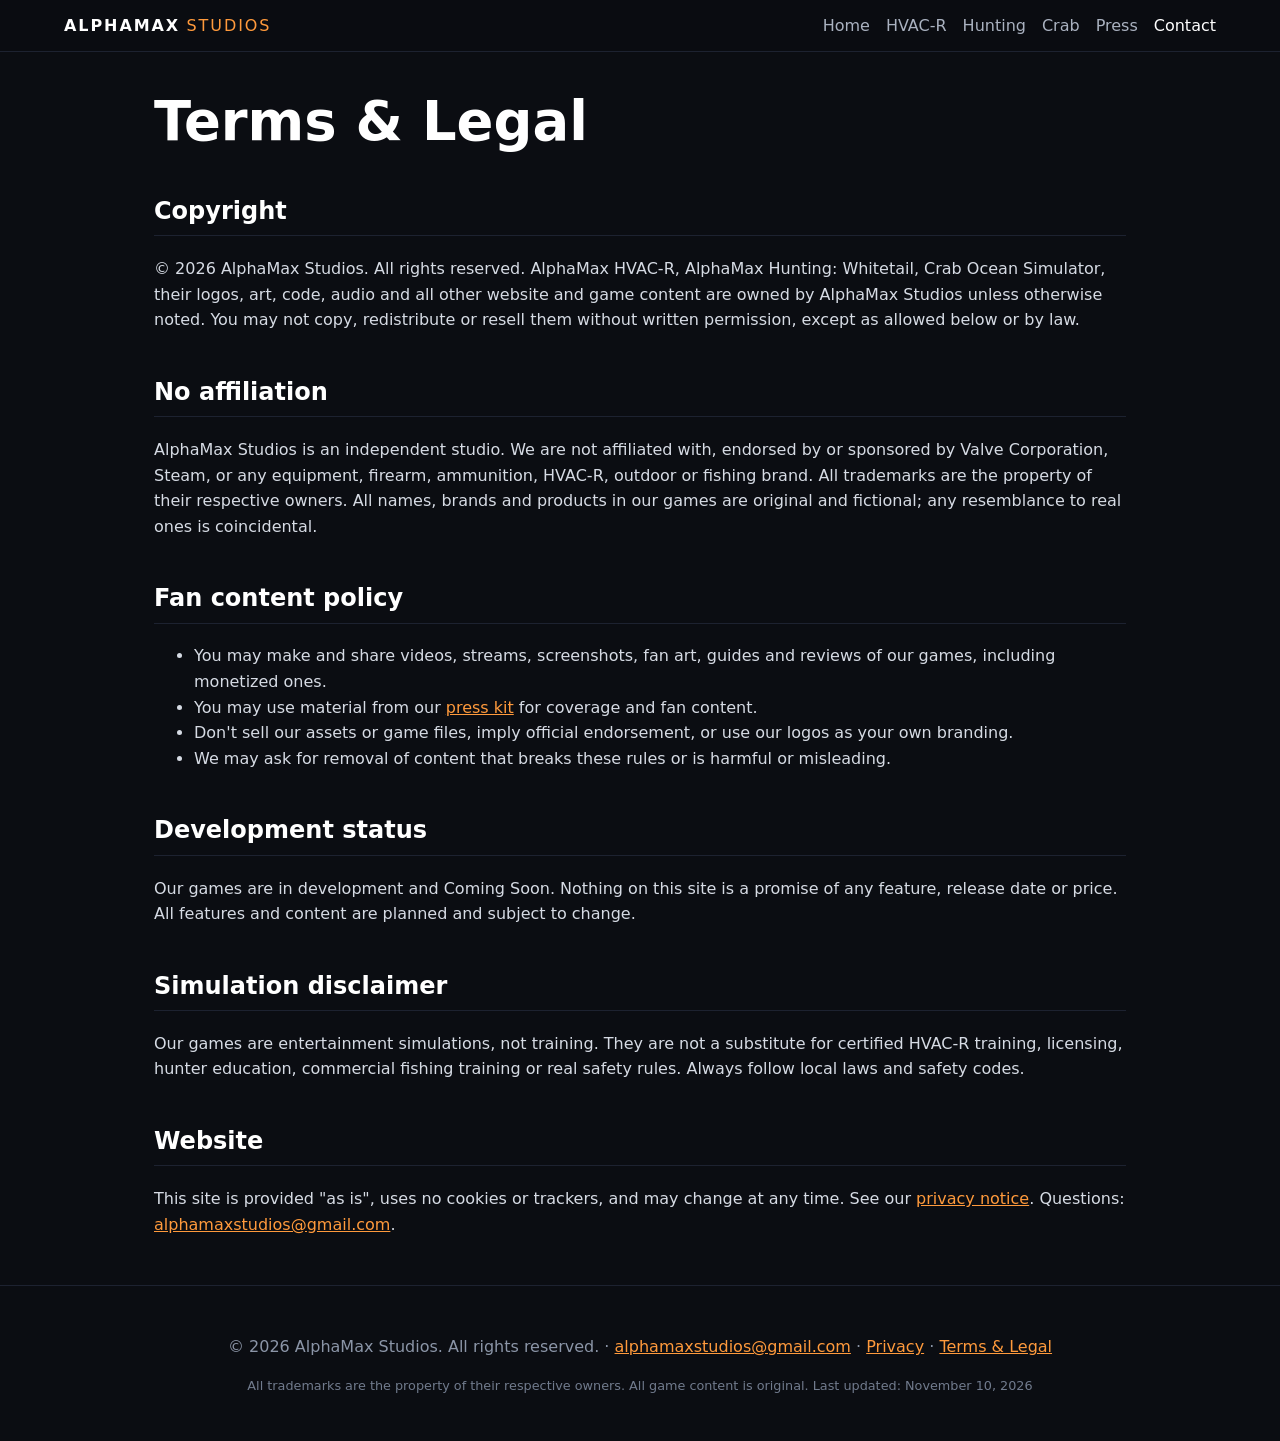
<file: legal.html>
<!doctype html><html lang="en"><head><meta charset="utf-8"><meta name="viewport" content="width=device-width,initial-scale=1">
<title>Terms &amp; Legal | AlphaMax Studios</title><meta name="description" content="AlphaMax Studios: indie studio making realistic simulation games."><link rel="stylesheet" href="style.css"><link rel="icon" href="img/hvac_icon.png"></head><body>
<header><a class="brand" href="index.html">ALPHAMAX<span>STUDIOS</span></a><nav><a href="index.html">Home</a><a href="hvacr.html">HVAC-R</a><a href="hunting.html">Hunting</a><a href="crab.html">Crab</a><a href="press.html">Press</a><a href="contact.html" class=on>Contact</a></nav></header><main><section class="wrap"><h1>Terms &amp; Legal</h1>
<h2>Copyright</h2><p>&copy; 2026 AlphaMax Studios. All rights reserved. AlphaMax HVAC-R, AlphaMax Hunting: Whitetail, Crab Ocean Simulator, their logos, art, code, audio and all other website and game content are owned by AlphaMax Studios unless otherwise noted. You may not copy, redistribute or resell them without written permission, except as allowed below or by law.</p>
<h2>No affiliation</h2><p>AlphaMax Studios is an independent studio. We are not affiliated with, endorsed by or sponsored by Valve Corporation, Steam, or any equipment, firearm, ammunition, HVAC-R, outdoor or fishing brand. All trademarks are the property of their respective owners. All names, brands and products in our games are original and fictional; any resemblance to real ones is coincidental.</p>
<h2>Fan content policy</h2><ul><li>You may make and share videos, streams, screenshots, fan art, guides and reviews of our games, including monetized ones.</li><li>You may use material from our <a href="press.html">press kit</a> for coverage and fan content.</li><li>Don't sell our assets or game files, imply official endorsement, or use our logos as your own branding.</li><li>We may ask for removal of content that breaks these rules or is harmful or misleading.</li></ul>
<h2>Development status</h2><p>Our games are in development and Coming Soon. Nothing on this site is a promise of any feature, release date or price. All features and content are planned and subject to change.</p>
<h2>Simulation disclaimer</h2><p>Our games are entertainment simulations, not training. They are not a substitute for certified HVAC-R training, licensing, hunter education, commercial fishing training or real safety rules. Always follow local laws and safety codes.</p>
<h2>Website</h2><p>This site is provided "as is", uses no cookies or trackers, and may change at any time. See our <a href="privacy.html">privacy notice</a>. Questions: <a href="mailto:alphamaxstudios@gmail.com">alphamaxstudios@gmail.com</a>.</p></section></main>
<footer><p>&copy; 2026 AlphaMax Studios. All rights reserved. &middot; <a href="mailto:alphamaxstudios@gmail.com">alphamaxstudios@gmail.com</a> &middot; <a href="privacy.html">Privacy</a> &middot; <a href="legal.html">Terms &amp; Legal</a></p><p class="small">All trademarks are the property of their respective owners. All game content is original. Last updated: November 10, 2026</p></footer></body></html>
</file>
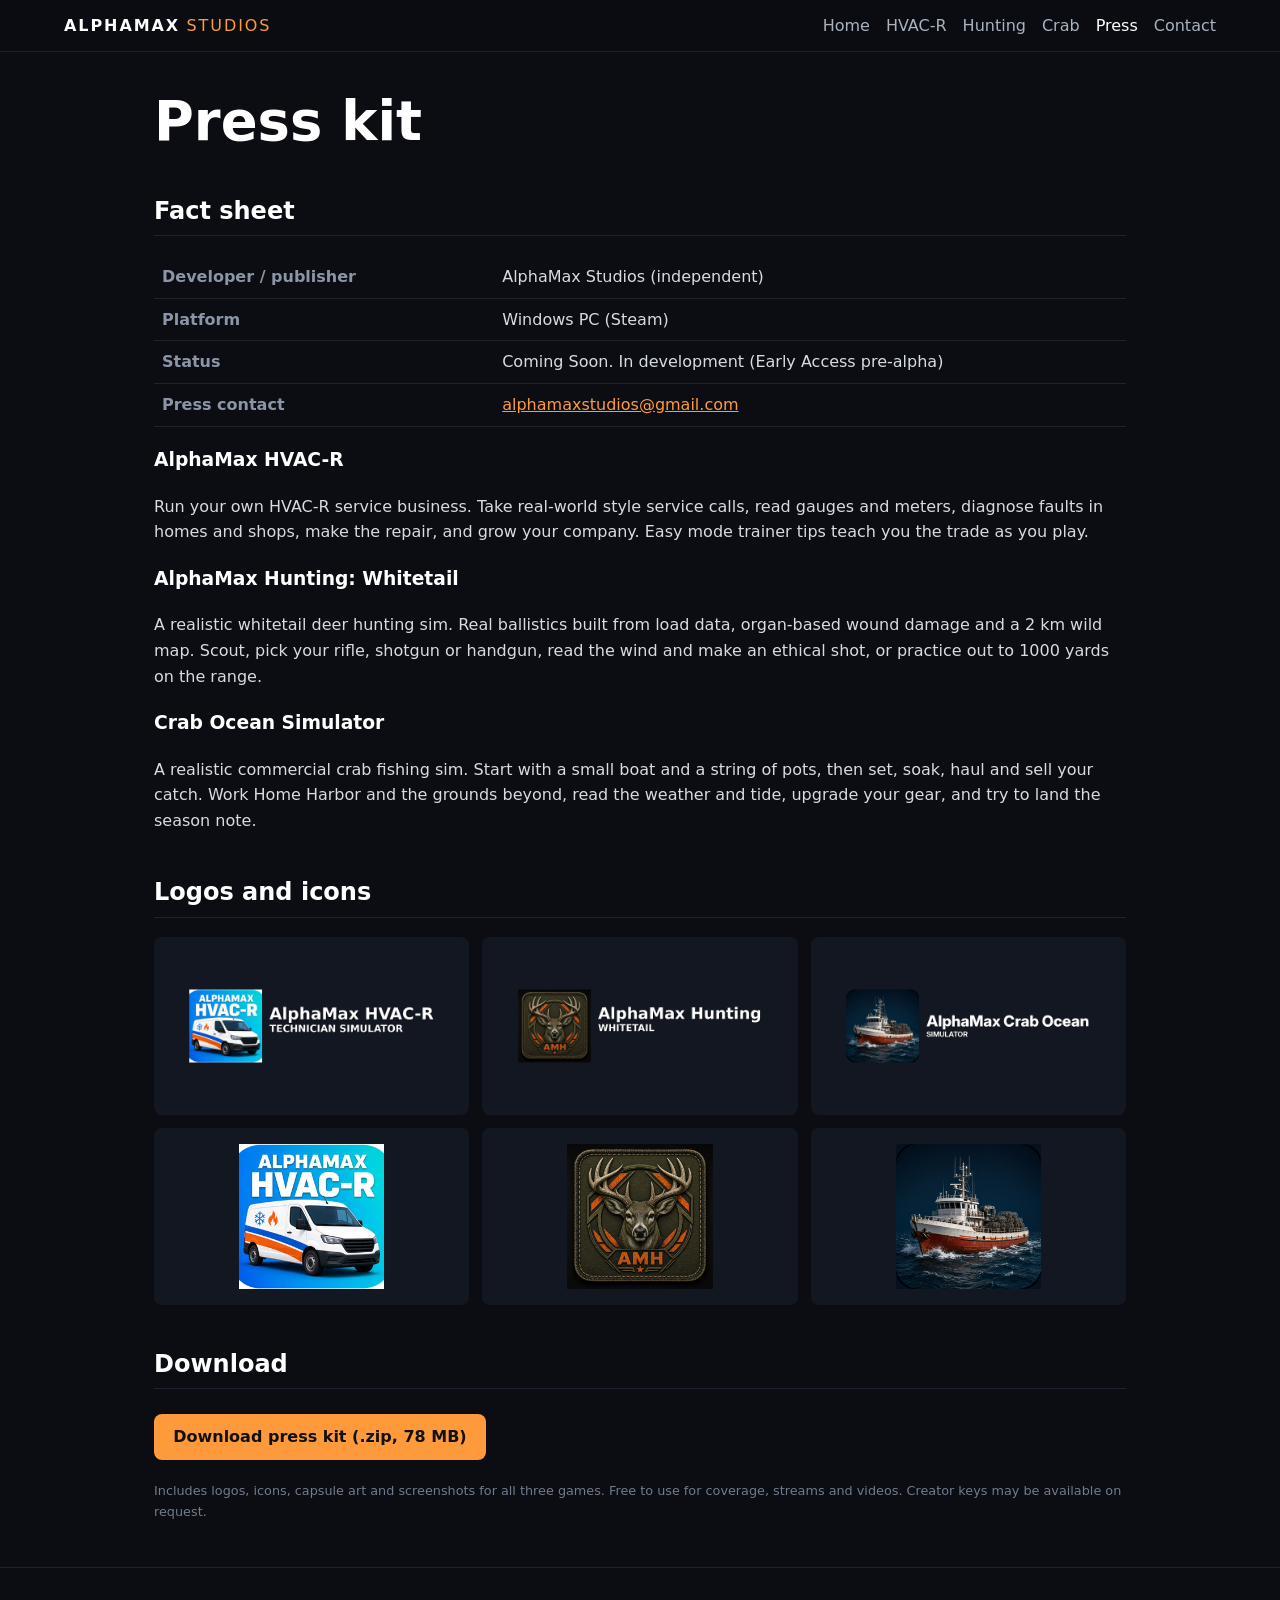
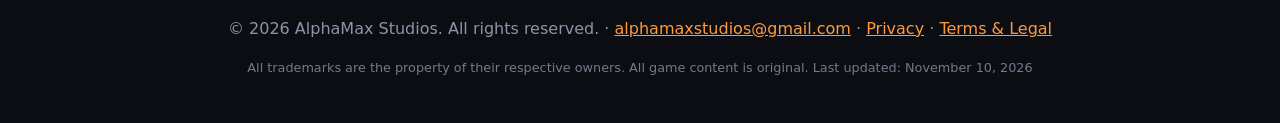
<file: press.html>
<!doctype html><html lang="en"><head><meta charset="utf-8"><meta name="viewport" content="width=device-width,initial-scale=1">
<title>Press kit | AlphaMax Studios</title><meta name="description" content="AlphaMax Studios: indie studio making realistic simulation games."><link rel="stylesheet" href="style.css"><link rel="icon" href="img/hvac_icon.png"></head><body>
<header><a class="brand" href="index.html">ALPHAMAX<span>STUDIOS</span></a><nav><a href="index.html">Home</a><a href="hvacr.html">HVAC-R</a><a href="hunting.html">Hunting</a><a href="crab.html">Crab</a><a href="press.html" class=on>Press</a><a href="contact.html">Contact</a></nav></header><main><section class="wrap"><h1>Press kit</h1><h2>Fact sheet</h2><table><tr><th>Developer / publisher</th><td>AlphaMax Studios (independent)</td></tr><tr><th>Platform</th><td>Windows PC (Steam)</td></tr><tr><th>Status</th><td>Coming Soon. In development (Early Access pre-alpha)</td></tr><tr><th>Press contact</th><td><a href="mailto:alphamaxstudios@gmail.com">alphamaxstudios@gmail.com</a></td></tr></table>
<h3>AlphaMax HVAC-R</h3><p>Run your own HVAC-R service business. Take real-world style service calls, read gauges and meters, diagnose faults in homes and shops, make the repair, and grow your company. Easy mode trainer tips teach you the trade as you play.</p><h3>AlphaMax Hunting: Whitetail</h3><p>A realistic whitetail deer hunting sim. Real ballistics built from load data, organ-based wound damage and a 2 km wild map. Scout, pick your rifle, shotgun or handgun, read the wind and make an ethical shot, or practice out to 1000 yards on the range.</p>
<h3>Crab Ocean Simulator</h3><p>A realistic commercial crab fishing sim. Start with a small boat and a string of pots, then set, soak, haul and sell your catch. Work Home Harbor and the grounds beyond, read the weather and tide, upgrade your gear, and try to land the season note.</p>
<h2>Logos and icons</h2><div class="grid logos"><img src="img/hvacr/library_logo.png" alt="HVAC-R logo"><img src="img/hunting/library_logo.png" alt="Hunting logo"><img src="img/crab/library_logo.png" alt="Crab Ocean Simulator logo"><img src="img/hvac_icon.png" alt="HVAC-R icon"><img src="img/hunt_icon.png" alt="Hunting icon"><img src="img/crab_icon.png" alt="Crab Ocean Simulator icon"></div>
<h2>Download</h2><p><a class="btn" href="press/alphamax_presskit.zip" download>Download press kit (.zip, 78 MB)</a></p><p class="small">Includes logos, icons, capsule art and screenshots for all three games. Free to use for coverage, streams and videos. Creator keys may be available on request.</p></section></main>
<footer><p>&copy; 2026 AlphaMax Studios. All rights reserved. &middot; <a href="mailto:alphamaxstudios@gmail.com">alphamaxstudios@gmail.com</a> &middot; <a href="privacy.html">Privacy</a> &middot; <a href="legal.html">Terms &amp; Legal</a></p><p class="small">All trademarks are the property of their respective owners. All game content is original. Last updated: November 10, 2026</p></footer></body></html>
</file>
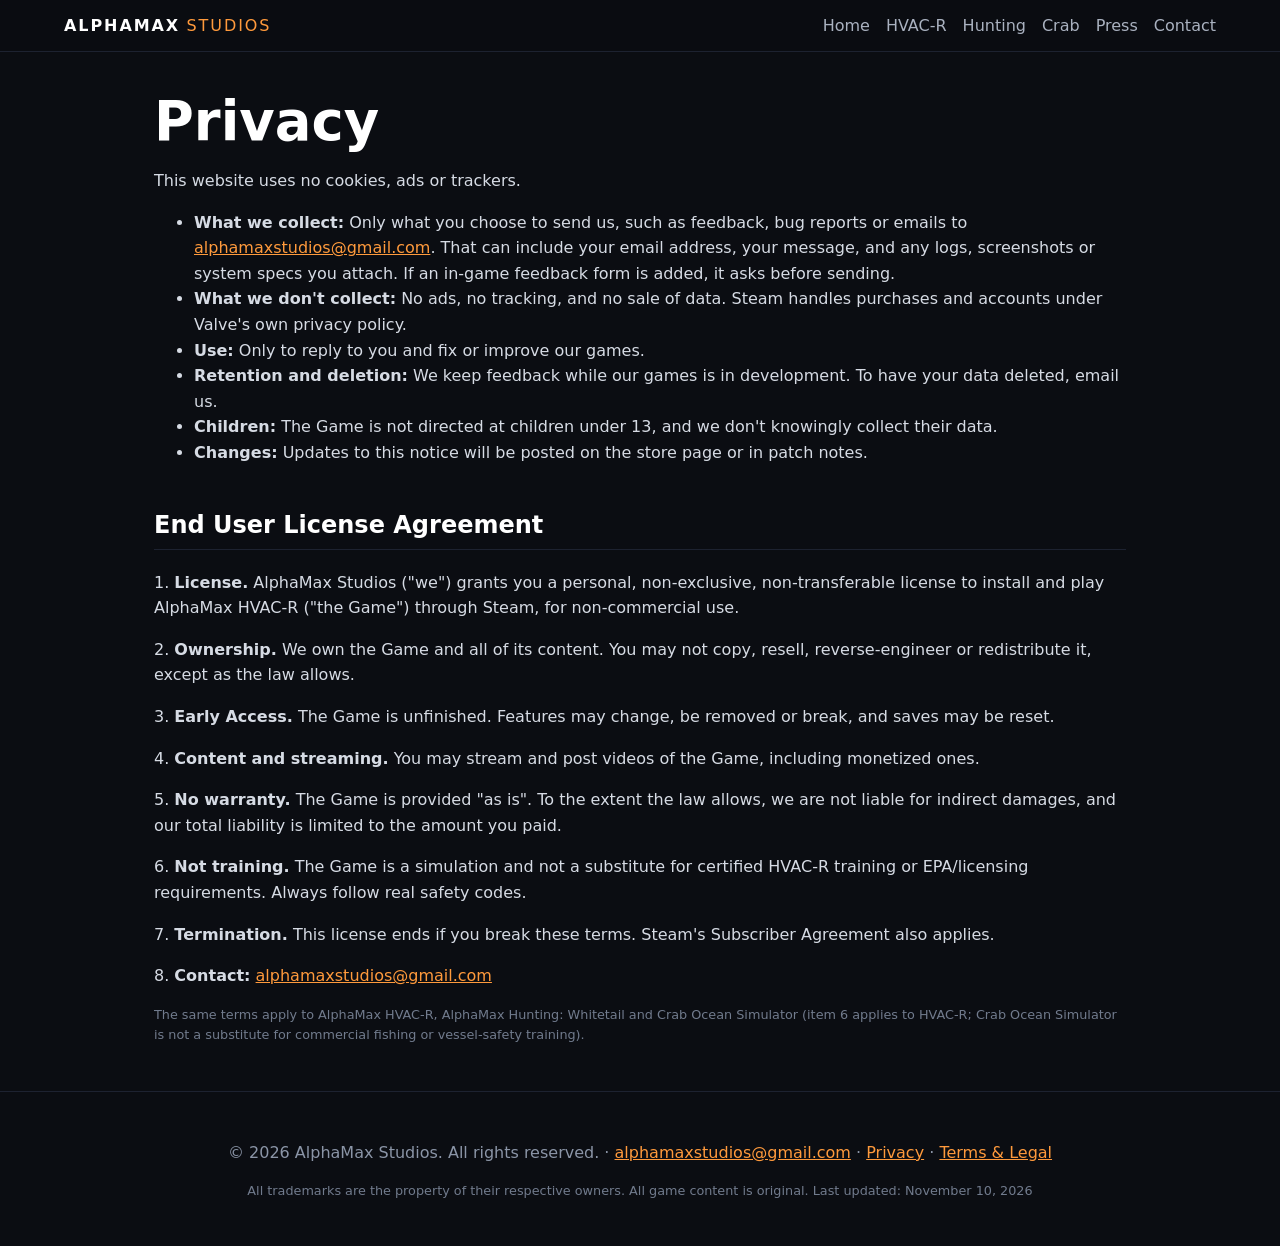
<file: privacy.html>
<!doctype html><html lang="en"><head><meta charset="utf-8"><meta name="viewport" content="width=device-width,initial-scale=1">
<title>Privacy | AlphaMax Studios</title><meta name="description" content="AlphaMax Studios: indie studio making realistic simulation games."><link rel="stylesheet" href="style.css"><link rel="icon" href="img/hvac_icon.png"></head><body>
<header><a class="brand" href="index.html">ALPHAMAX<span>STUDIOS</span></a><nav><a href="index.html">Home</a><a href="hvacr.html">HVAC-R</a><a href="hunting.html">Hunting</a><a href="crab.html">Crab</a><a href="press.html">Press</a><a href="contact.html">Contact</a></nav></header><main><section class="wrap"><h1>Privacy</h1><p>This website uses no cookies, ads or trackers.</p><ul>
<li><b>What we collect:</b> Only what you choose to send us, such as feedback, bug reports or emails to <a href="mailto:alphamaxstudios@gmail.com">alphamaxstudios@gmail.com</a>. That can include your email address, your message, and any logs, screenshots or system specs you attach. If an in-game feedback form is added, it asks before sending.</li>
<li><b>What we don't collect:</b> No ads, no tracking, and no sale of data. Steam handles purchases and accounts under Valve's own privacy policy.</li>
<li><b>Use:</b> Only to reply to you and fix or improve our games.</li>
<li><b>Retention and deletion:</b> We keep feedback while our games is in development. To have your data deleted, email us.</li>
<li><b>Children:</b> The Game is not directed at children under 13, and we don't knowingly collect their data.</li>
<li><b>Changes:</b> Updates to this notice will be posted on the store page or in patch notes.</li>
</ul><h2>End User License Agreement</h2><p>1. <b>License.</b> AlphaMax Studios ("we") grants you a personal, non-exclusive, non-transferable license to install and play AlphaMax HVAC-R ("the Game") through Steam, for non-commercial use.</p>
<p>2. <b>Ownership.</b> We own the Game and all of its content. You may not copy, resell, reverse-engineer or redistribute it, except as the law allows.</p>
<p>3. <b>Early Access.</b> The Game is unfinished. Features may change, be removed or break, and saves may be reset.</p>
<p>4. <b>Content and streaming.</b> You may stream and post videos of the Game, including monetized ones.</p>
<p>5. <b>No warranty.</b> The Game is provided "as is". To the extent the law allows, we are not liable for indirect damages, and our total liability is limited to the amount you paid.</p>
<p>6. <b>Not training.</b> The Game is a simulation and not a substitute for certified HVAC-R training or EPA/licensing requirements. Always follow real safety codes.</p>
<p>7. <b>Termination.</b> This license ends if you break these terms. Steam's Subscriber Agreement also applies.</p>
<p>8. <b>Contact:</b> <a href="mailto:alphamaxstudios@gmail.com">alphamaxstudios@gmail.com</a></p><p class="small">The same terms apply to AlphaMax HVAC-R, AlphaMax Hunting: Whitetail and Crab Ocean Simulator (item 6 applies to HVAC-R; Crab Ocean Simulator is not a substitute for commercial fishing or vessel-safety training).</p></section></main>
<footer><p>&copy; 2026 AlphaMax Studios. All rights reserved. &middot; <a href="mailto:alphamaxstudios@gmail.com">alphamaxstudios@gmail.com</a> &middot; <a href="privacy.html">Privacy</a> &middot; <a href="legal.html">Terms &amp; Legal</a></p><p class="small">All trademarks are the property of their respective owners. All game content is original. Last updated: November 10, 2026</p></footer></body></html>
</file>
<file: style.css>
*{box-sizing:border-box}body{margin:0;background:#0b0d12;color:#d6dbe4;font:16px/1.6 system-ui,-apple-system,Segoe UI,Roboto,sans-serif}a{color:#ff9a3c}img{max-width:100%;display:block}
header{position:sticky;top:0;z-index:9;display:flex;flex-wrap:wrap;gap:.5rem 1.5rem;align-items:center;justify-content:space-between;padding:.8rem 5vw;background:#0b0d12e6;backdrop-filter:blur(8px);border-bottom:1px solid #1d2230}
.brand{font-weight:900;letter-spacing:.12em;color:#fff;text-decoration:none}.brand span{color:#ff9a3c;margin-left:.4em;font-weight:400}nav{display:flex;flex-wrap:wrap;gap:1rem}nav a{color:#aab2c0;text-decoration:none}nav a.on,nav a:hover{color:#fff}
main{min-height:70vh}.wrap{max-width:1100px;margin:auto;padding:2rem 5vw}h1{font-size:clamp(2rem,5vw,3.4rem);line-height:1.1;color:#fff;margin:.5rem 0}h1 span{color:#ff9a3c}h2{color:#fff;margin-top:2.5rem;border-bottom:1px solid #1d2230;padding-bottom:.3rem}h3,h4{color:#fff}
.intro{text-align:center;padding:4rem 5vw 1rem;background:radial-gradient(ellipse at top,#1c2333,#0b0d12 70%)}.intro img{display:inline-block;width:72px;margin:0 .4rem 1rem;border-radius:14px}.lead{font-size:1.15rem;max-width:720px;margin:1rem auto;color:#c2c9d6}.wrap .lead{margin-left:0}
.btn{display:inline-block;background:#ff9a3c;color:#111;font-weight:700;padding:.65rem 1.2rem;border-radius:8px;text-decoration:none;margin:.3rem .3rem .3rem 0}.btn.ghost{background:none;color:#fff;border:1px solid #3a4256}.btn:hover{filter:brightness(1.1)}
.cards{display:grid;grid-template-columns:repeat(auto-fit,minmax(300px,1fr));gap:1.5rem}.card{background:#131722;border:1px solid #1d2230;border-radius:14px;overflow:hidden}.pad{padding:1rem 1.3rem 1.4rem}.tag{color:#8b95a7;font-size:.9rem;margin:0}
.hero{height:clamp(220px,38vw,440px);background-size:cover;background-position:center;display:flex;align-items:flex-end;justify-content:center}.hero .logo{max-height:70%;max-width:80%}
.grid{display:grid;grid-template-columns:repeat(auto-fill,minmax(240px,1fr));gap:.8rem}.grid img{border-radius:8px;aspect-ratio:16/9;object-fit:cover;width:100%}.logos img{object-fit:contain;background:#131722;padding:1rem}
.cols{display:grid;grid-template-columns:repeat(auto-fit,minmax(280px,1fr));gap:0 2rem}.cols h4{grid-column:auto}table{border-collapse:collapse;width:100%}th,td{text-align:left;padding:.5rem;border-bottom:1px solid #1d2230;vertical-align:top}th{color:#8b95a7;width:35%}
footer{text-align:center;padding:2rem 5vw;border-top:1px solid #1d2230;color:#8b95a7}.small{font-size:.8rem;color:#717b8d}.note{background:#1c2333;border-left:3px solid #ff9a3c;padding:.6rem 1rem;border-radius:6px;color:#c2c9d6}.cap{font-size:.75rem;color:#8b95a7;text-align:right;margin:.3rem 5vw 0;font-style:italic}.card .cap{margin:.3rem .8rem 0}.cardimg{aspect-ratio:16/9;object-fit:cover;width:100%}
.platforms{display:flex;flex-wrap:wrap;gap:.45rem;align-items:center;margin:.7rem 0 0}.badge{display:inline-block;font-size:.75rem;font-weight:700;letter-spacing:.04em;padding:.25rem .65rem;border-radius:999px;border:1px solid #3a4256;color:#d6dbe4;background:#131722}.platforms .note-line{margin:0;color:#c2c9d6;font-size:.95rem;flex-basis:100%}
</file>
